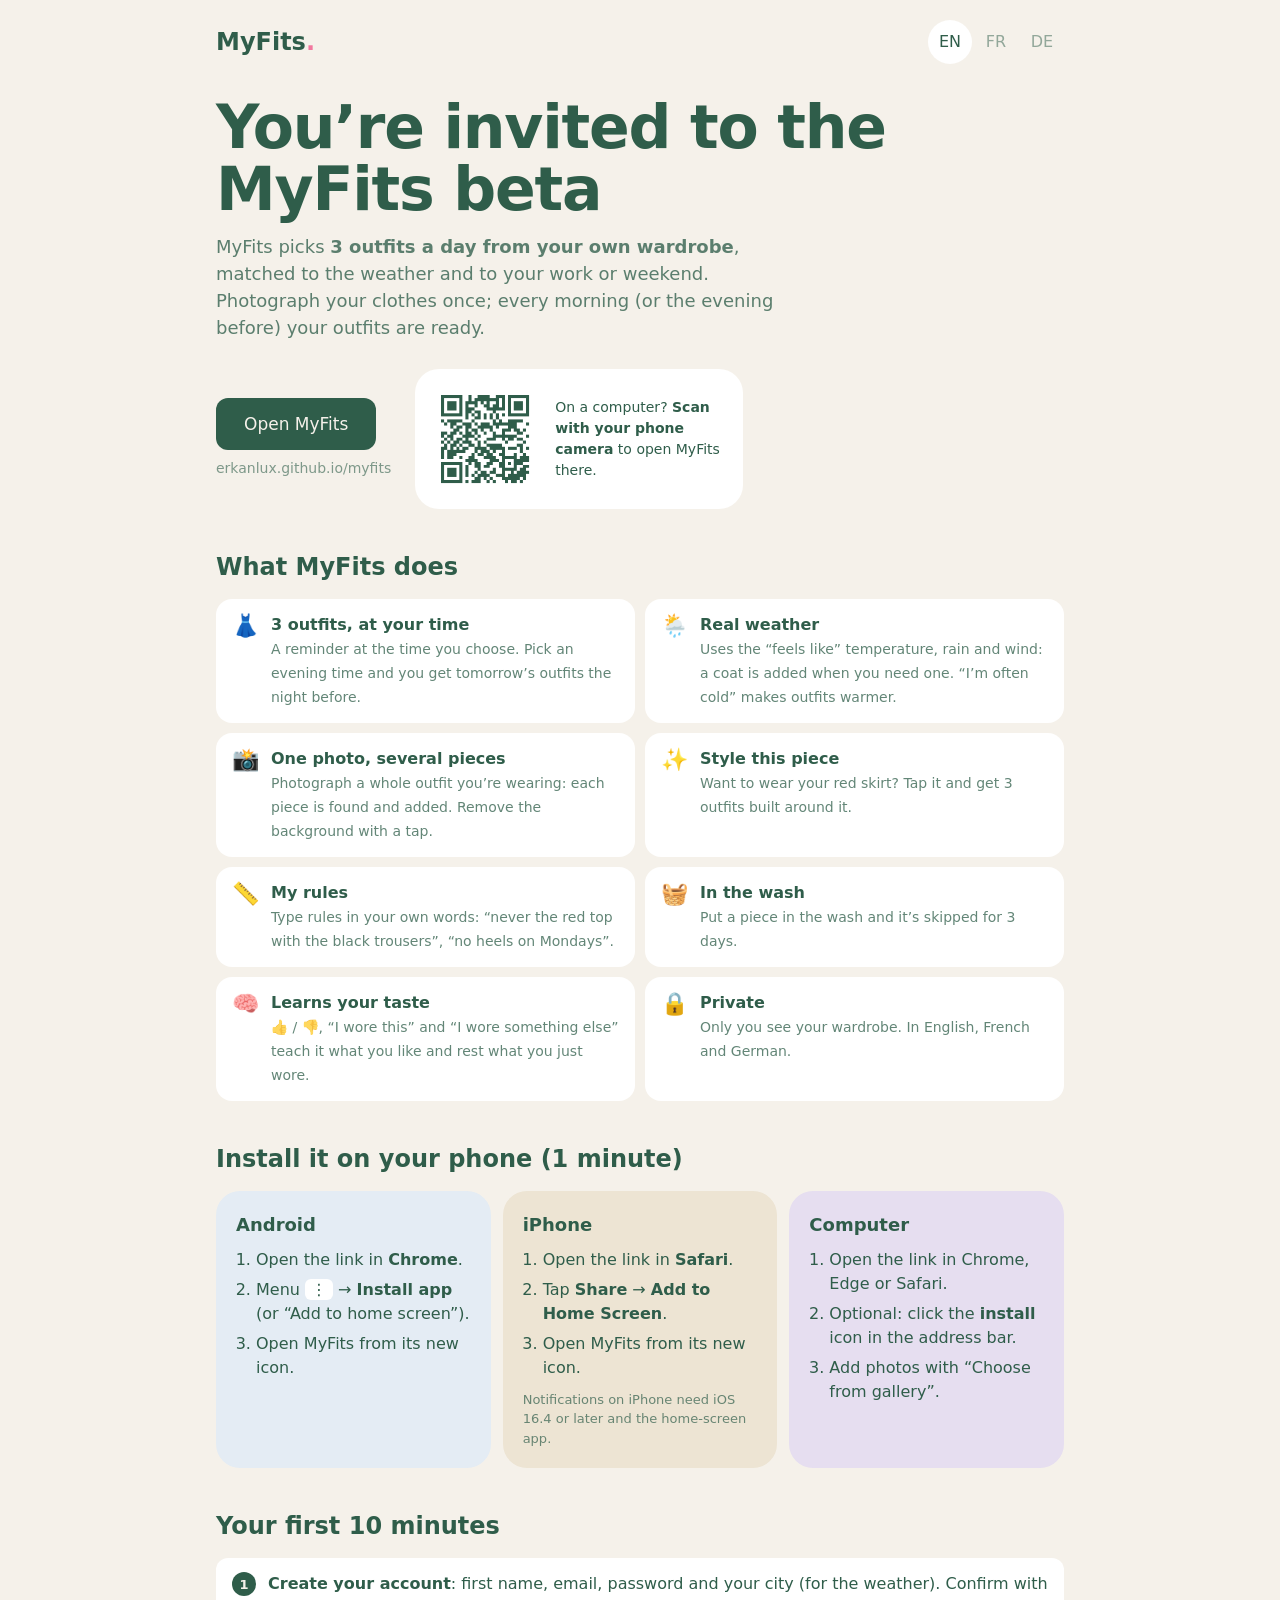
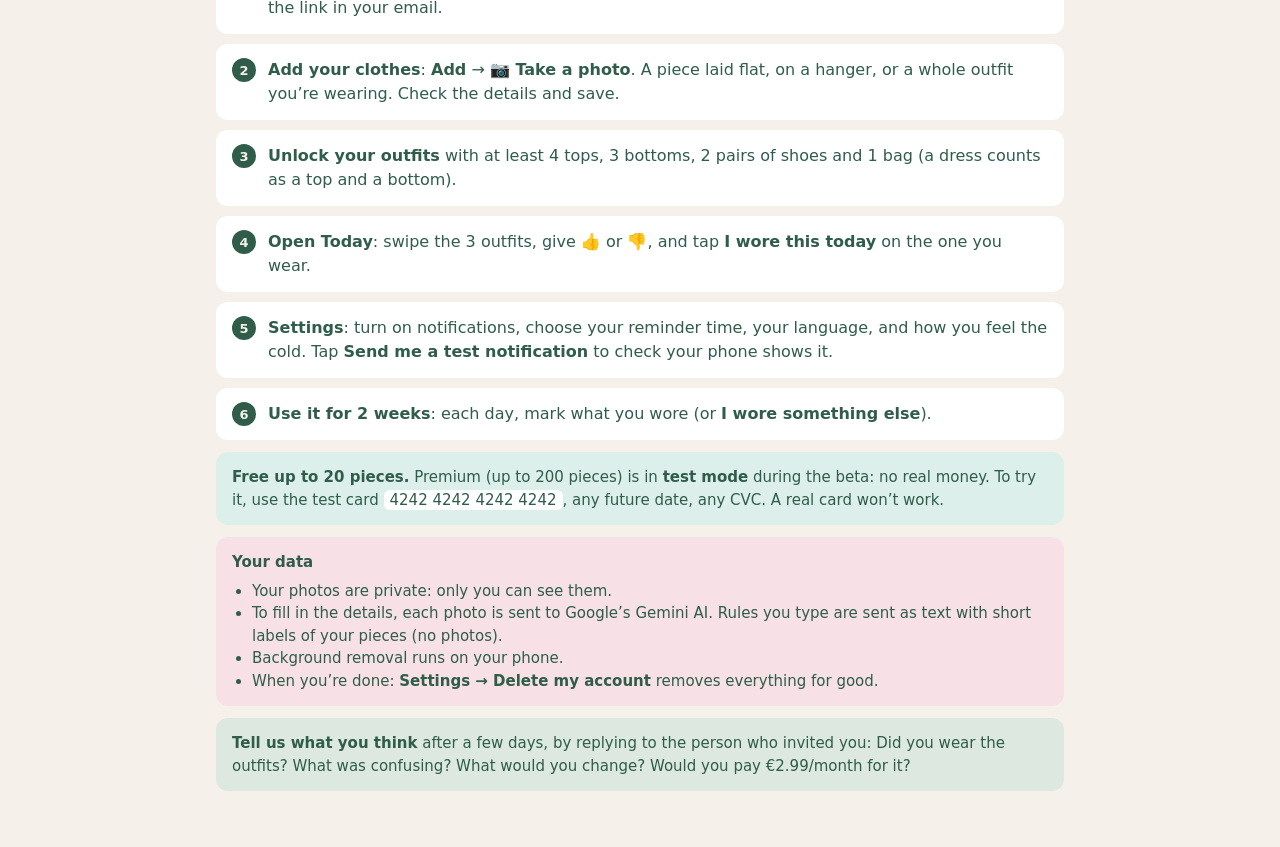
<file: test/index.html>
<!doctype html>
<html lang="en">
<head>
  <meta charset="utf-8" />
  <meta name="viewport" content="width=device-width, initial-scale=1, viewport-fit=cover" />
  <meta name="theme-color" content="#F5F1EA" />
  <meta name="robots" content="noindex" />
  <title>MyFits beta</title>
  <link rel="icon" type="image/svg+xml" href="../favicon.svg" />
  <style>
    :root { --green: #2F5D4A; --cream: #F5F1EA; --pink: #F2789F; --pink-ink: #4B1528; --blue: #E4ECF4; --sand: #EDE4D3; --lilac: #E6DEF0; --sage: #DCE8E0; --blush: #F7E1E6; --mint: #DDEFEA; }
    * { box-sizing: border-box; }
    body { margin: 0; background: var(--cream); color: var(--green); font: 400 16px/1.5 "Outfit", system-ui, sans-serif; -webkit-font-smoothing: antialiased; }
    main { max-width: 880px; margin: 0 auto; padding: 20px 16px 56px; }
    header { display: flex; justify-content: space-between; align-items: center; gap: 12px; }
    .logo { font-weight: 600; font-size: 24px; }
    .logo span { color: var(--pink); }
    .langs { display: flex; gap: 2px; }
    .langs button { font: inherit; font-weight: 500; text-transform: uppercase; background: none; border: 0; color: rgb(47 93 74 / 0.5); min-width: 44px; min-height: 44px; border-radius: 22px; cursor: pointer; }
    .langs button[aria-pressed="true"] { color: var(--green); background: #fff; }
    h1 { font-weight: 600; font-size: clamp(34px, 8vw, 60px); line-height: 1.04; letter-spacing: -0.02em; margin: 32px 0 12px; }
    .lead { font-size: 18px; color: rgb(47 93 74 / 0.78); max-width: 600px; margin: 0; }
    .cta { display: flex; flex-wrap: wrap; gap: 24px; align-items: center; margin: 28px 0 8px; }
    .btn { display: inline-flex; align-items: center; justify-content: center; min-height: 52px; padding: 0 28px; border-radius: 12px; background: var(--green); color: var(--cream); font-weight: 500; font-size: 17px; text-decoration: none; }
    .url { display: block; margin-top: 8px; font-size: 14px; color: rgb(47 93 74 / 0.6); word-break: break-all; }
    .qr { display: flex; gap: 14px; align-items: center; background: #fff; border-radius: 24px; padding: 14px 18px 14px 14px; }
    .qr img { width: 112px; height: 112px; display: block; }
    .qr p { margin: 0; font-size: 14px; max-width: 170px; }
    h2 { font-weight: 600; font-size: 24px; margin: 40px 0 14px; }
    .features { display: grid; grid-template-columns: repeat(2, 1fr); gap: 10px; }
    .feature { background: #fff; border-radius: 16px; padding: 14px 16px; display: flex; gap: 12px; }
    .feature .ico { font-size: 22px; line-height: 1.2; }
    .feature b { display: block; font-weight: 600; }
    .feature span { font-size: 14px; color: rgb(47 93 74 / 0.75); }
    .grid { display: grid; grid-template-columns: repeat(3, 1fr); gap: 12px; }
    .card { border-radius: 24px; padding: 20px; }
    .card h3 { margin: 0 0 10px; font-weight: 600; font-size: 18px; }
    .card ol { margin: 0; padding-left: 20px; }
    .card li { margin: 6px 0; }
    .card small { display: block; margin-top: 10px; color: rgb(47 93 74 / 0.7); font-size: 13px; }
    .blue { background: var(--blue); } .sand { background: var(--sand); } .lilac { background: var(--lilac); } .sage { background: var(--sage); } .blush { background: var(--blush); } .mint { background: var(--mint); }
    .steps { counter-reset: s; list-style: none; padding: 0; margin: 0; display: grid; gap: 10px; }
    .steps li { counter-increment: s; background: #fff; border-radius: 12px; padding: 14px 16px 14px 52px; position: relative; }
    .steps li::before { content: counter(s); position: absolute; left: 16px; top: 14px; width: 24px; height: 24px; border-radius: 50%; background: var(--green); color: var(--cream); font-size: 13px; font-weight: 600; display: grid; place-items: center; }
    b { font-weight: 600; }
    .note { margin-top: 12px; border-radius: 12px; padding: 14px 16px; font-size: 15px; }
    .note ul { margin: 6px 0 0; padding-left: 20px; }
    kbd, code { font: inherit; font-weight: 500; background: #fff; border-radius: 6px; padding: 1px 6px; }
    @media (max-width: 720px) {
      .grid, .features { grid-template-columns: 1fr; }
      .qr { display: none; }
    }
  </style>
</head>
<body>
<main>
  <header>
    <div class="logo">MyFits<span>.</span></div>
    <div class="langs" role="group" aria-label="Language">
      <button type="button" data-lang="en">en</button>
      <button type="button" data-lang="fr">fr</button>
      <button type="button" data-lang="de">de</button>
    </div>
  </header>

  <h1 data-t="h1"></h1>
  <p class="lead" data-t="lead"></p>

  <div class="cta">
    <div>
      <a class="btn" href="../" data-t="open"></a>
      <span class="url">erkanlux.github.io/myfits</span>
    </div>
    <div class="qr">
      <img src="qr.png" alt="QR code" />
      <p data-t="qr"></p>
    </div>
  </div>

  <h2 data-t="whatTitle"></h2>
  <div class="features">
    <div class="feature"><div class="ico">👗</div><div><b data-t="f1t"></b><span data-t="f1"></span></div></div>
    <div class="feature"><div class="ico">🌦️</div><div><b data-t="f2t"></b><span data-t="f2"></span></div></div>
    <div class="feature"><div class="ico">📸</div><div><b data-t="f3t"></b><span data-t="f3"></span></div></div>
    <div class="feature"><div class="ico">✨</div><div><b data-t="f4t"></b><span data-t="f4"></span></div></div>
    <div class="feature"><div class="ico">📏</div><div><b data-t="f5t"></b><span data-t="f5"></span></div></div>
    <div class="feature"><div class="ico">🧺</div><div><b data-t="f6t"></b><span data-t="f6"></span></div></div>
    <div class="feature"><div class="ico">🧠</div><div><b data-t="f7t"></b><span data-t="f7"></span></div></div>
    <div class="feature"><div class="ico">🔒</div><div><b data-t="f8t"></b><span data-t="f8"></span></div></div>
  </div>

  <h2 data-t="installTitle"></h2>
  <div class="grid">
    <section class="card blue"><h3>Android</h3><ol><li data-t="a1"></li><li data-t="a2"></li><li data-t="a3"></li></ol></section>
    <section class="card sand"><h3>iPhone</h3><ol><li data-t="i1"></li><li data-t="i2"></li><li data-t="i3"></li></ol><small data-t="iNote"></small></section>
    <section class="card lilac"><h3 data-t="dTitle"></h3><ol><li data-t="d1"></li><li data-t="d2"></li><li data-t="d3"></li></ol></section>
  </div>

  <h2 data-t="startTitle"></h2>
  <ol class="steps">
    <li data-t="s1"></li><li data-t="s2"></li><li data-t="s3"></li><li data-t="s4"></li><li data-t="s5"></li><li data-t="s6"></li>
  </ol>

  <div class="note mint" data-t="premium"></div>
  <div class="note blush" data-t="privacy"></div>
  <div class="note sage" data-t="feedback"></div>
</main>
<script>
const T = {
  en: {
    h1: 'You’re invited to the MyFits beta',
    lead: 'MyFits picks <b>3 outfits a day from your own wardrobe</b>, matched to the weather and to your work or weekend. Photograph your clothes once; every morning (or the evening before) your outfits are ready.',
    open: 'Open MyFits', qr: 'On a computer? <b>Scan with your phone camera</b> to open MyFits there.',
    whatTitle: 'What MyFits does',
    f1t: '3 outfits, at your time', f1: 'A reminder at the time you choose. Pick an evening time and you get tomorrow’s outfits the night before.',
    f2t: 'Real weather', f2: 'Uses the “feels like” temperature, rain and wind: a coat is added when you need one. “I’m often cold” makes outfits warmer.',
    f3t: 'One photo, several pieces', f3: 'Photograph a whole outfit you’re wearing: each piece is found and added. Remove the background with a tap.',
    f4t: 'Style this piece', f4: 'Want to wear your red skirt? Tap it and get 3 outfits built around it.',
    f5t: 'My rules', f5: 'Type rules in your own words: “never the red top with the black trousers”, “no heels on Mondays”.',
    f6t: 'In the wash', f6: 'Put a piece in the wash and it’s skipped for 3 days.',
    f7t: 'Learns your taste', f7: '👍 / 👎, “I wore this” and “I wore something else” teach it what you like and rest what you just wore.',
    f8t: 'Private', f8: 'Only you see your wardrobe. In English, French and German.',
    installTitle: 'Install it on your phone (1 minute)',
    a1: 'Open the link in <b>Chrome</b>.', a2: 'Menu <kbd>⋮</kbd> → <b>Install app</b> (or “Add to home screen”).', a3: 'Open MyFits from its new icon.',
    i1: 'Open the link in <b>Safari</b>.', i2: 'Tap <b>Share</b> → <b>Add to Home Screen</b>.', i3: 'Open MyFits from its new icon.',
    iNote: 'Notifications on iPhone need iOS 16.4 or later and the home-screen app.',
    dTitle: 'Computer', d1: 'Open the link in Chrome, Edge or Safari.', d2: 'Optional: click the <b>install</b> icon in the address bar.', d3: 'Add photos with “Choose from gallery”.',
    startTitle: 'Your first 10 minutes',
    s1: '<b>Create your account</b>: first name, email, password and your city (for the weather). Confirm with the link in your email.',
    s2: '<b>Add your clothes</b>: <b>Add</b> → <b>📷 Take a photo</b>. A piece laid flat, on a hanger, or a whole outfit you’re wearing. Check the details and save.',
    s3: '<b>Unlock your outfits</b> with at least 4 tops, 3 bottoms, 2 pairs of shoes and 1 bag (a dress counts as a top and a bottom).',
    s4: '<b>Open Today</b>: swipe the 3 outfits, give 👍 or 👎, and tap <b>I wore this today</b> on the one you wear.',
    s5: '<b>Settings</b>: turn on notifications, choose your reminder time, your language, and how you feel the cold. Tap <b>Send me a test notification</b> to check your phone shows it.',
    s6: '<b>Use it for 2 weeks</b>: each day, mark what you wore (or <b>I wore something else</b>).',
    premium: '<b>Free up to 20 pieces.</b> Premium (up to 200 pieces) is in <b>test mode</b> during the beta: no real money. To try it, use the test card <code>4242 4242 4242 4242</code>, any future date, any CVC. A real card won’t work.',
    privacy: '<b>Your data</b><ul><li>Your photos are private: only you can see them.</li><li>To fill in the details, each photo is sent to Google’s Gemini AI. Rules you type are sent as text with short labels of your pieces (no photos).</li><li>Background removal runs on your phone.</li><li>When you’re done: <b>Settings → Delete my account</b> removes everything for good.</li></ul>',
    feedback: '<b>Tell us what you think</b> after a few days, by replying to the person who invited you: Did you wear the outfits? What was confusing? What would you change? Would you pay €2.99/month for it?',
  },
  fr: {
    h1: 'Vous êtes invitée à la bêta de MyFits',
    lead: 'MyFits choisit <b>3 tenues par jour dans votre propre garde-robe</b>, selon la météo et selon que vous travaillez ou non. Photographiez vos vêtements une fois ; chaque matin (ou la veille au soir), vos tenues sont prêtes.',
    open: 'Ouvrir MyFits', qr: 'Sur un ordinateur ? <b>Scannez avec l’appareil photo du téléphone</b> pour ouvrir MyFits dessus.',
    whatTitle: 'Ce que fait MyFits',
    f1t: '3 tenues, à votre heure', f1: 'Un rappel à l’heure de votre choix. Choisissez une heure le soir et recevez les tenues du lendemain la veille.',
    f2t: 'La vraie météo', f2: 'Température ressentie, pluie et vent : un manteau est ajouté quand il le faut. « J’ai souvent froid » rend les tenues plus chaudes.',
    f3t: 'Une photo, plusieurs pièces', f3: 'Photographiez une tenue portée : chaque pièce est trouvée et ajoutée. Supprimez l’arrière-plan en un geste.',
    f4t: 'Associer une pièce', f4: 'Envie de porter votre jupe rouge ? Touchez-la et obtenez 3 tenues construites autour.',
    f5t: 'Mes règles', f5: 'Écrivez vos règles avec vos mots : « jamais le haut rouge avec le pantalon noir », « pas de talons le lundi ».',
    f6t: 'Au lavage', f6: 'Mettez une pièce au lavage : elle n’est pas proposée pendant 3 jours.',
    f7t: 'Apprend vos goûts', f7: '👍 / 👎, « Je l’ai portée » et « J’ai porté autre chose » lui apprennent ce que vous aimez et laissent reposer ce que vous venez de porter.',
    f8t: 'Privé', f8: 'Vous seule voyez votre garde-robe. En français, anglais et allemand.',
    installTitle: 'L’installer sur votre téléphone (1 minute)',
    a1: 'Ouvrez le lien dans <b>Chrome</b>.', a2: 'Menu <kbd>⋮</kbd> → <b>Installer l’application</b> (ou « Ajouter à l’écran d’accueil »).', a3: 'Ouvrez MyFits depuis sa nouvelle icône.',
    i1: 'Ouvrez le lien dans <b>Safari</b>.', i2: 'Touchez <b>Partager</b> → <b>Sur l’écran d’accueil</b>.', i3: 'Ouvrez MyFits depuis sa nouvelle icône.',
    iNote: 'Sur iPhone, les notifications demandent iOS 16.4 ou plus et l’app sur l’écran d’accueil.',
    dTitle: 'Ordinateur', d1: 'Ouvrez le lien dans Chrome, Edge ou Safari.', d2: 'Facultatif : cliquez sur l’icône <b>installer</b> dans la barre d’adresse.', d3: 'Ajoutez des photos avec « Choisir dans la galerie ».',
    startTitle: 'Vos 10 premières minutes',
    s1: '<b>Créez votre compte</b> : prénom, e-mail, mot de passe et votre ville (pour la météo). Confirmez avec le lien reçu par e-mail.',
    s2: '<b>Ajoutez vos vêtements</b> : <b>Ajouter</b> → <b>📷 Prendre une photo</b>. Une pièce à plat, sur un cintre, ou une tenue portée. Vérifiez les détails et enregistrez.',
    s3: '<b>Débloquez vos tenues</b> avec au moins 4 hauts, 3 bas, 2 paires de chaussures et 1 sac (une robe compte comme un haut et un bas).',
    s4: '<b>Ouvrez Aujourd’hui</b> : faites défiler les 3 tenues, donnez 👍 ou 👎 et touchez <b>Je la porte aujourd’hui</b> sur celle que vous portez.',
    s5: '<b>Réglages</b> : activez les notifications, choisissez l’heure du rappel, la langue et votre ressenti du froid. Touchez <b>M’envoyer une notification test</b> pour vérifier qu’elle s’affiche.',
    s6: '<b>Utilisez-la pendant 2 semaines</b> : chaque jour, indiquez ce que vous avez porté (ou <b>J’ai porté autre chose</b>).',
    premium: '<b>Gratuit jusqu’à 20 pièces.</b> Premium (jusqu’à 200 pièces) est en <b>mode test</b> pendant la bêta : aucun vrai paiement. Pour l’essayer, utilisez la carte test <code>4242 4242 4242 4242</code>, une date future et n’importe quel CVC. Une vraie carte ne fonctionnera pas.',
    privacy: '<b>Vos données</b><ul><li>Vos photos sont privées : vous seule les voyez.</li><li>Pour remplir les détails, chaque photo est envoyée à l’IA Gemini de Google. Les règles que vous écrivez sont envoyées en texte avec de courtes étiquettes de vos pièces (sans photos).</li><li>La suppression de l’arrière-plan se fait sur votre téléphone.</li><li>À la fin : <b>Réglages → Supprimer mon compte</b> efface tout définitivement.</li></ul>',
    feedback: '<b>Dites-nous ce que vous en pensez</b> après quelques jours, en répondant à la personne qui vous a invitée : avez-vous porté les tenues ? Qu’est-ce qui était confus ? Que changeriez-vous ? Paieriez-vous 2,99 €/mois ?',
  },
  de: {
    h1: 'Du bist zur MyFits-Beta eingeladen',
    lead: 'MyFits wählt <b>jeden Tag 3 Outfits aus deinem eigenen Kleiderschrank</b>, passend zum Wetter und zu Arbeit oder Wochenende. Fotografiere deine Kleidung einmal; jeden Morgen (oder am Abend davor) sind deine Outfits bereit.',
    open: 'MyFits öffnen', qr: 'Am Computer? <b>Mit der Handykamera scannen</b>, um MyFits dort zu öffnen.',
    whatTitle: 'Was MyFits kann',
    f1t: '3 Outfits, zu deiner Zeit', f1: 'Eine Erinnerung zur Uhrzeit deiner Wahl. Wähle eine Abendzeit und du bekommst die Outfits für morgen schon am Vorabend.',
    f2t: 'Echtes Wetter', f2: 'Gefühlte Temperatur, Regen und Wind: Ein Mantel kommt dazu, wenn du ihn brauchst. „Mir ist oft kalt“ macht die Outfits wärmer.',
    f3t: 'Ein Foto, mehrere Teile', f3: 'Fotografiere ein getragenes Outfit: Jedes Teil wird erkannt und hinzugefügt. Hintergrund entfernen mit einem Tippen.',
    f4t: 'Ein Teil kombinieren', f4: 'Lust auf deinen roten Rock? Tippe ihn an und bekomme 3 Outfits rund um ihn.',
    f5t: 'Meine Regeln', f5: 'Schreib Regeln in deinen Worten: „nie das rote Oberteil mit der schwarzen Hose“, „keine Absätze am Montag“.',
    f6t: 'In der Wäsche', f6: 'Leg ein Teil in die Wäsche und es wird 3 Tage lang nicht vorgeschlagen.',
    f7t: 'Lernt deinen Geschmack', f7: '👍 / 👎, „Habe ich getragen“ und „Ich habe etwas anderes getragen“ zeigen ihm, was dir gefällt, und lassen gerade Getragenes ruhen.',
    f8t: 'Privat', f8: 'Nur du siehst deinen Kleiderschrank. Auf Deutsch, Englisch und Französisch.',
    installTitle: 'Auf dem Handy installieren (1 Minute)',
    a1: 'Öffne den Link in <b>Chrome</b>.', a2: 'Menü <kbd>⋮</kbd> → <b>App installieren</b> (oder „Zum Startbildschirm hinzufügen“).', a3: 'Öffne MyFits über das neue Symbol.',
    i1: 'Öffne den Link in <b>Safari</b>.', i2: 'Tippe auf <b>Teilen</b> → <b>Zum Home-Bildschirm</b>.', i3: 'Öffne MyFits über das neue Symbol.',
    iNote: 'Mitteilungen auf dem iPhone brauchen iOS 16.4 oder neuer und die App auf dem Home-Bildschirm.',
    dTitle: 'Computer', d1: 'Öffne den Link in Chrome, Edge oder Safari.', d2: 'Optional: Klicke auf das <b>Installieren</b>-Symbol in der Adressleiste.', d3: 'Fotos über „Aus der Galerie wählen“ hinzufügen.',
    startTitle: 'Deine ersten 10 Minuten',
    s1: '<b>Erstelle dein Konto</b>: Vorname, E-Mail, Passwort und deine Stadt (für das Wetter). Bestätige mit dem Link in der E-Mail.',
    s2: '<b>Füge deine Kleidung hinzu</b>: <b>Hinzufügen</b> → <b>📷 Foto aufnehmen</b>. Ein Teil flach, auf dem Bügel oder ein getragenes Outfit. Details prüfen und speichern.',
    s3: '<b>Schalte deine Outfits frei</b> mit mindestens 4 Oberteilen, 3 Unterteilen, 2 Paar Schuhen und 1 Tasche (ein Kleid zählt als Ober- und Unterteil).',
    s4: '<b>Öffne Heute</b>: Wische durch die 3 Outfits, gib 👍 oder 👎 und tippe bei dem, das du trägst, auf <b>Heute getragen</b>.',
    s5: '<b>Einstellungen</b>: Mitteilungen einschalten, Erinnerungszeit, Sprache und Kälteempfinden wählen. Tippe auf <b>Test-Mitteilung senden</b>, um zu prüfen, ob sie erscheint.',
    s6: '<b>Nutze es 2 Wochen lang</b>: Markiere jeden Tag, was du getragen hast (oder <b>Ich habe etwas anderes getragen</b>).',
    premium: '<b>Kostenlos bis 20 Teile.</b> Premium (bis zu 200 Teile) ist während der Beta im <b>Testmodus</b>: kein echtes Geld. Zum Ausprobieren nimm die Testkarte <code>4242 4242 4242 4242</code>, ein beliebiges künftiges Datum und eine beliebige Prüfnummer. Eine echte Karte funktioniert nicht.',
    privacy: '<b>Deine Daten</b><ul><li>Deine Fotos sind privat: Nur du siehst sie.</li><li>Zum Ausfüllen der Details wird jedes Foto an Googles Gemini-KI geschickt. Regeln, die du schreibst, gehen als Text mit kurzen Bezeichnungen deiner Teile raus (ohne Fotos).</li><li>Das Entfernen des Hintergrunds passiert auf deinem Handy.</li><li>Wenn du fertig bist: <b>Einstellungen → Mein Konto löschen</b> löscht alles endgültig.</li></ul>',
    feedback: '<b>Sag uns, wie du es findest</b>, nach ein paar Tagen, als Antwort an die Person, die dich eingeladen hat: Hast du die Outfits getragen? Was war unklar? Was würdest du ändern? Würdest du 2,99 €/Monat dafür zahlen?',
  },
}
function pick() {
  try { const s = localStorage.getItem('myfits.lang'); if (s && T[s]) return s } catch (e) {}
  const n = (navigator.language || 'en').slice(0, 2)
  return T[n] ? n : 'en'
}
function show(lang) {
  document.documentElement.lang = lang
  document.title = { en: 'MyFits beta', fr: 'Bêta MyFits', de: 'MyFits-Beta' }[lang]
  document.querySelectorAll('[data-t]').forEach((el) => { el.innerHTML = T[lang][el.dataset.t] ?? T.en[el.dataset.t] ?? '' })
  document.querySelectorAll('.langs button').forEach((b) => b.setAttribute('aria-pressed', String(b.dataset.lang === lang)))
  try { localStorage.setItem('myfits.lang', lang) } catch (e) {}
}
document.querySelectorAll('.langs button').forEach((b) => b.addEventListener('click', () => show(b.dataset.lang)))
show(pick())
</script>
</body>
</html>
</file>
